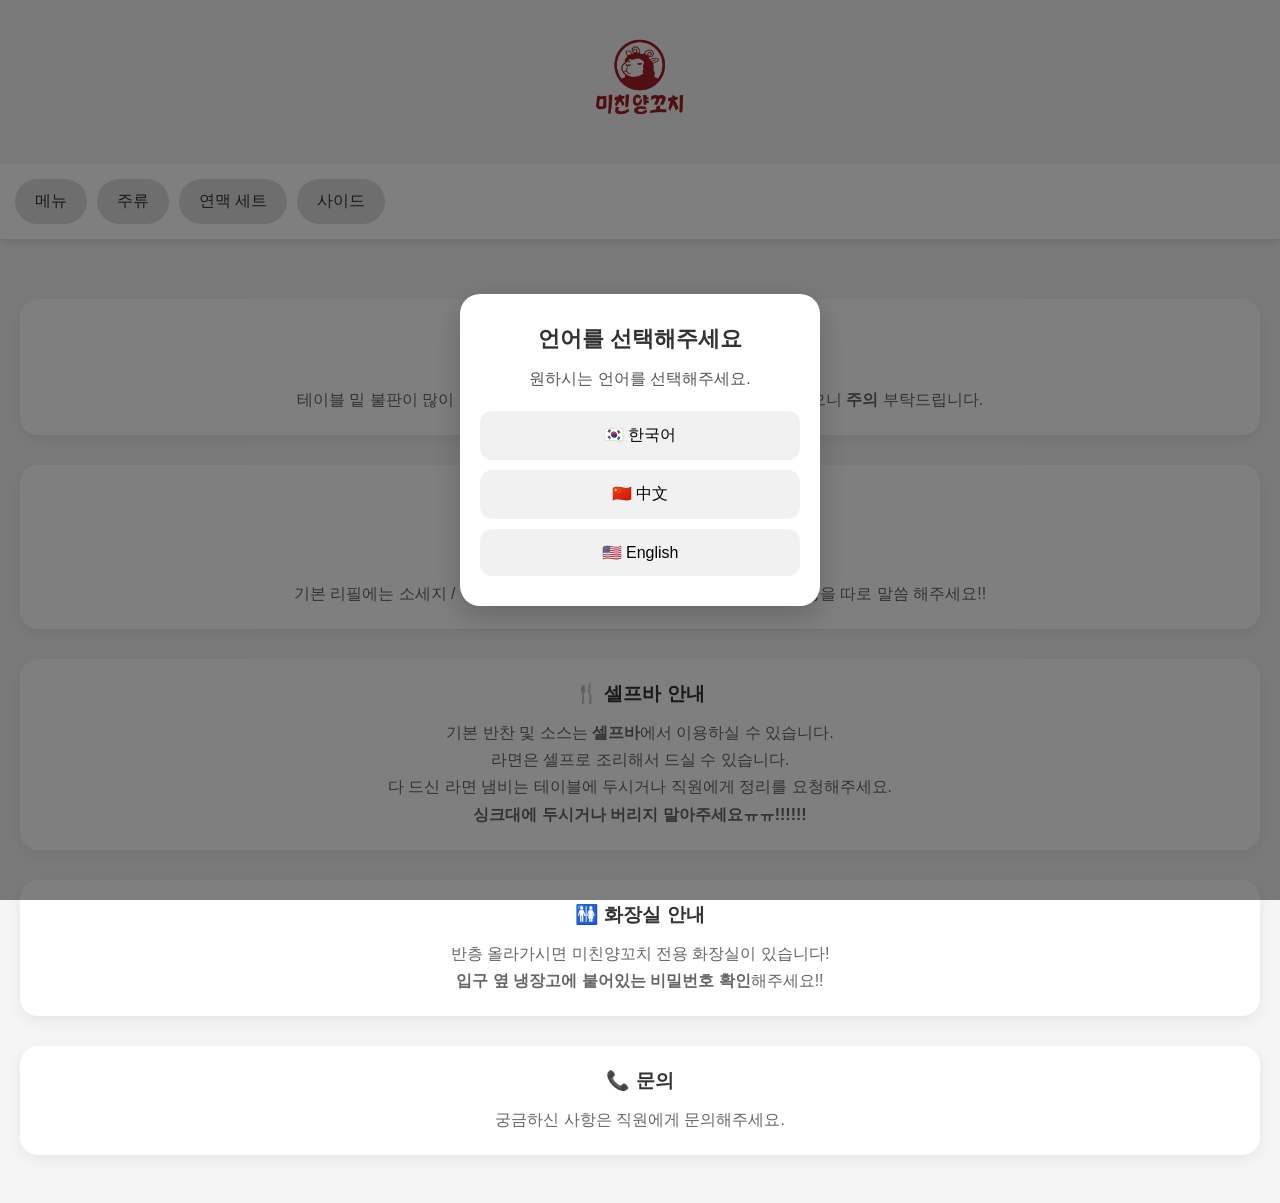
<file: index.html>
<!DOCTYPE html>
<html lang="ko">

<head>
    <meta charset="UTF-8">
    <meta name="viewport" content="width=device-width, initial-scale=1.0">

    <title>미양이네 주류</title>

    <meta http-equiv="refresh" content="0; url=main.html">
</head>

<body>
</body>

</html>
</file>
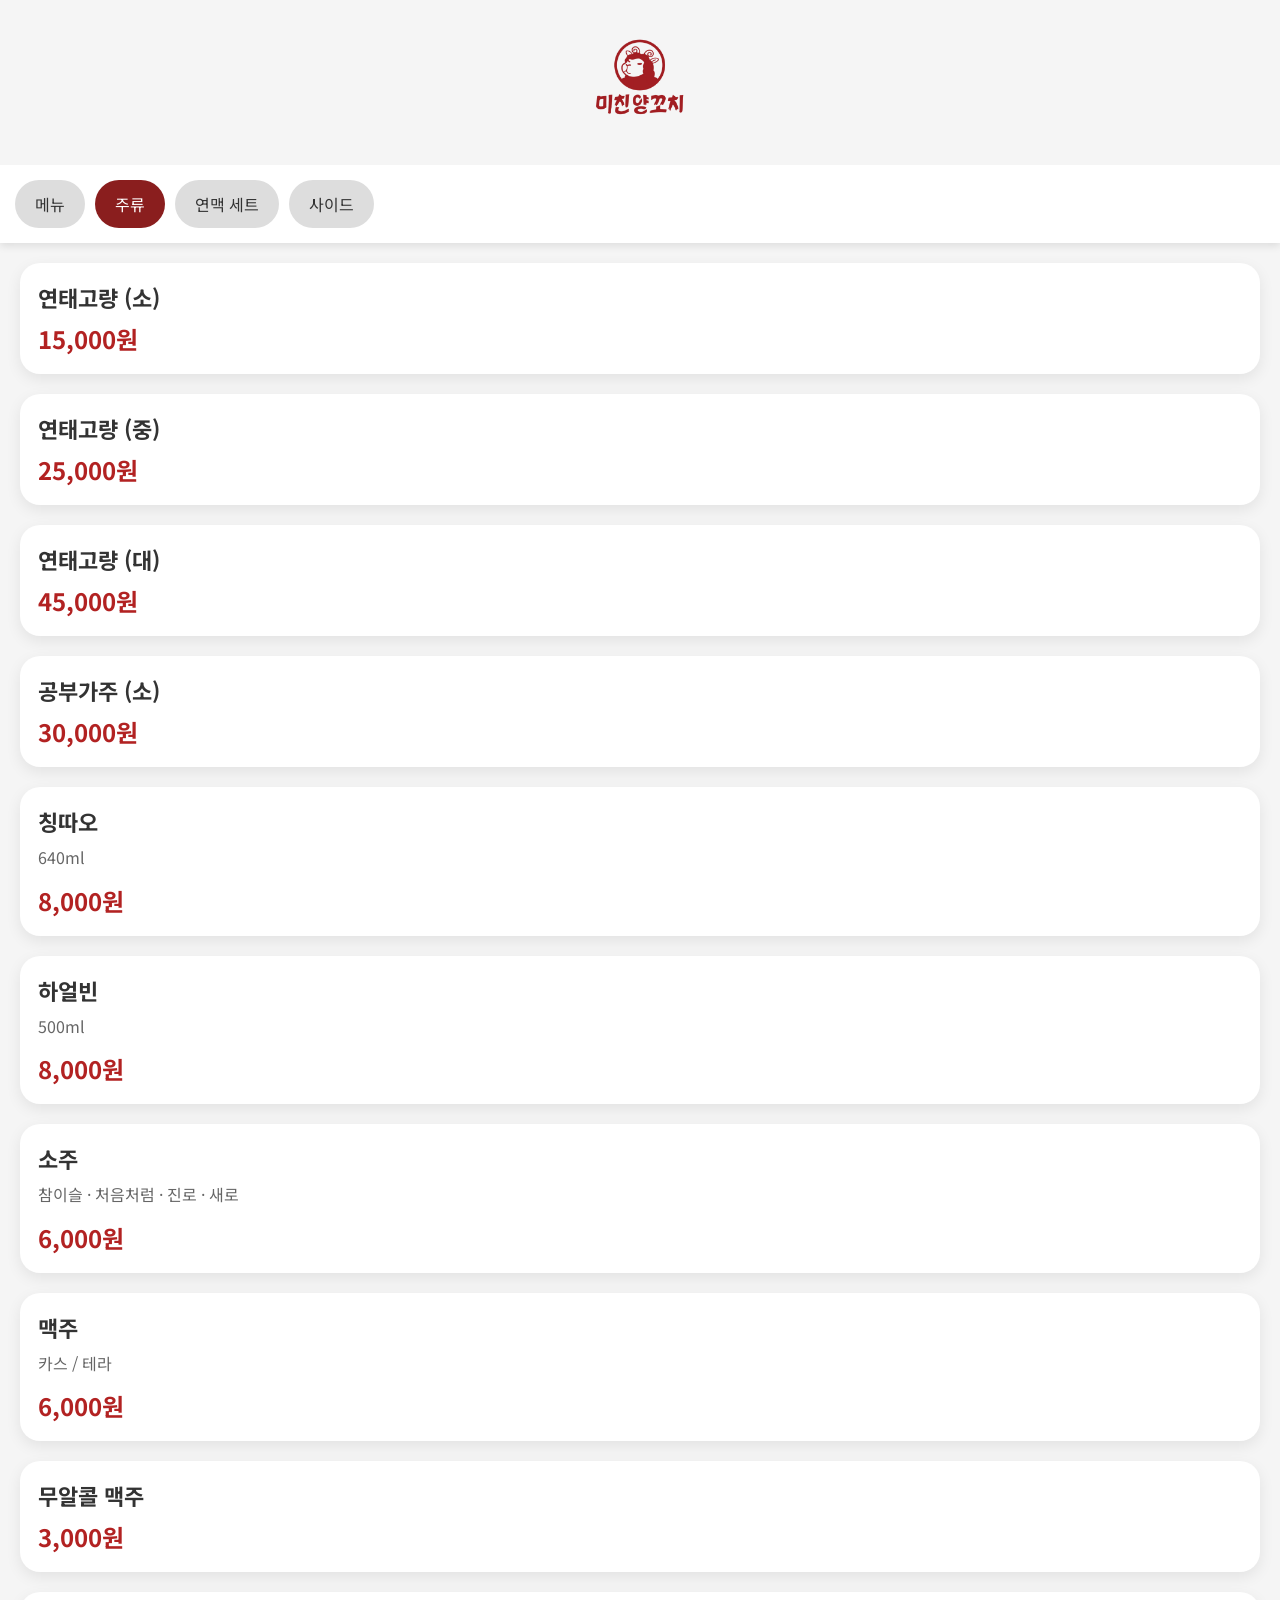
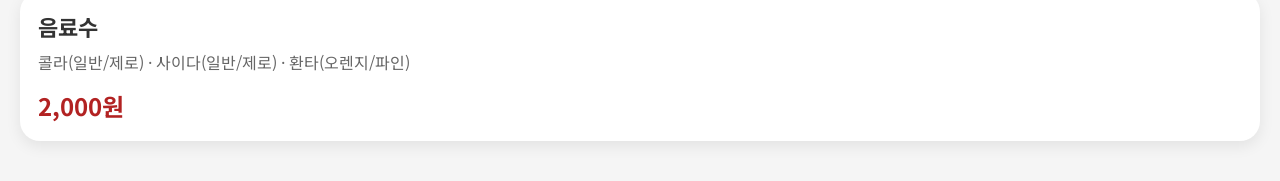
<file: liquor.html>
<!DOCTYPE html>
<html lang="ko">

<head>

    <meta charset="UTF-8">
    <meta name="viewport" content="width=device-width, initial-scale=1.0">

    <title>미양이네 - 주류</title>

    <link rel="stylesheet" href="style.css">

    <link rel="preconnect" href="https://fonts.googleapis.com">
    <link href="https://fonts.googleapis.com/css2?family=Noto+Sans+KR:wght@300;400;600;700&display=swap"
        rel="stylesheet">

</head>

<body>

    <!-- 로고 -->
    <header>
        <a href="main.html">
            <img src="image.png" class="logo">
        </a>
    </header>


    <!-- 카테고리 -->
    <div class="category">

        <a href="menu.html" data-i18n="menu">
            메뉴
        </a>

        <a href="liquor.html" class="active" data-i18n="liquor">
            주류
        </a>

        <a href="set.html" data-i18n="set">
            연맥 세트
        </a>

        <a href="side.html" data-i18n="side">
            사이드
        </a>

    </div>


    <!-- 주류 메뉴 -->
    <div class="menu">

        <!-- 연태고량 (소) -->
        <div class="card">

            <div class="info">

                <h2 data-i18n="yantai_small">
                    연태고량 (소)
                </h2>

                <span data-i18n="yantai_small_price">
                    15,000원
                </span>

            </div>

        </div>


        <!-- 연태고량 (중) -->
        <div class="card">

            <div class="info">

                <h2 data-i18n="yantai_medium">
                    연태고량 (중)
                </h2>

                <span data-i18n="yantai_medium_price">
                    25,000원
                </span>

            </div>

        </div>


        <!-- 연태고량 (대) -->
        <div class="card">

            <div class="info">

                <h2 data-i18n="yantai_large">
                    연태고량 (대)
                </h2>

                <span data-i18n="yantai_large_price">
                    45,000원
                </span>

            </div>

        </div>


        <!-- 공부가주 (소) -->
        <div class="card">

            <div class="info">

                <h2 data-i18n="gongbugaju_small">
                    공부가주 (소)
                </h2>

                <span data-i18n="gongbugaju_small_price">
                    30,000원
                </span>

            </div>

        </div>


        <!-- 칭따오 -->
        <div class="card">

            <div class="info">

                <h2 data-i18n="qingdao">
                    칭따오
                </h2>

                <p data-i18n="qingdao_size">
                    640ml
                </p>

                <span data-i18n="qingdao_price">
                    8,000원
                </span>

            </div>

        </div>


        <!-- 하얼빈 -->
        <div class="card">

            <div class="info">

                <h2 data-i18n="harbin">
                    하얼빈
                </h2>

                <p data-i18n="harbin_size">
                    500ml
                </p>

                <span data-i18n="harbin_price">
                    8,000원
                </span>

            </div>

        </div>


        <!-- 소주 -->
        <div class="card">

            <div class="info">

                <h2 data-i18n="soju">
                    소주
                </h2>

                <p data-i18n="soju_detail">
                    참이슬 · 처음처럼 · 진로 · 새로
                </p>

                <span data-i18n="soju_price">
                    6,000원
                </span>

            </div>

        </div>


        <!-- 맥주 -->
        <div class="card">

            <div class="info">

                <h2 data-i18n="beer">
                    맥주
                </h2>

                <p data-i18n="beer_detail">
                    카스 / 테라
                </p>

                <span data-i18n="beer_price">
                    6,000원
                </span>

            </div>

        </div>


        <!-- 무알콜 맥주 -->
        <div class="card">

            <div class="info">

                <h2 data-i18n="non_alcoholic_beer">
                    무알콜 맥주
                </h2>

                <span data-i18n="non_alcoholic_beer_price">
                    3,000원
                </span>

            </div>

        </div>


        <!-- 음료수 -->
        <div class="card">

            <div class="info">

                <h2 data-i18n="drinks">
                    음료수
                </h2>

                <p data-i18n="drinks_detail">
                    콜라(일반/제로) ·
                    사이다(일반/제로) ·
                    환타(오렌지/파인)
                </p>

                <span data-i18n="drinks_price">
                    2,000원
                </span>

            </div>

        </div>

    </div>


    <!-- JavaScript -->
    <script src="script.js"></script>

</body>

</html>
</file>
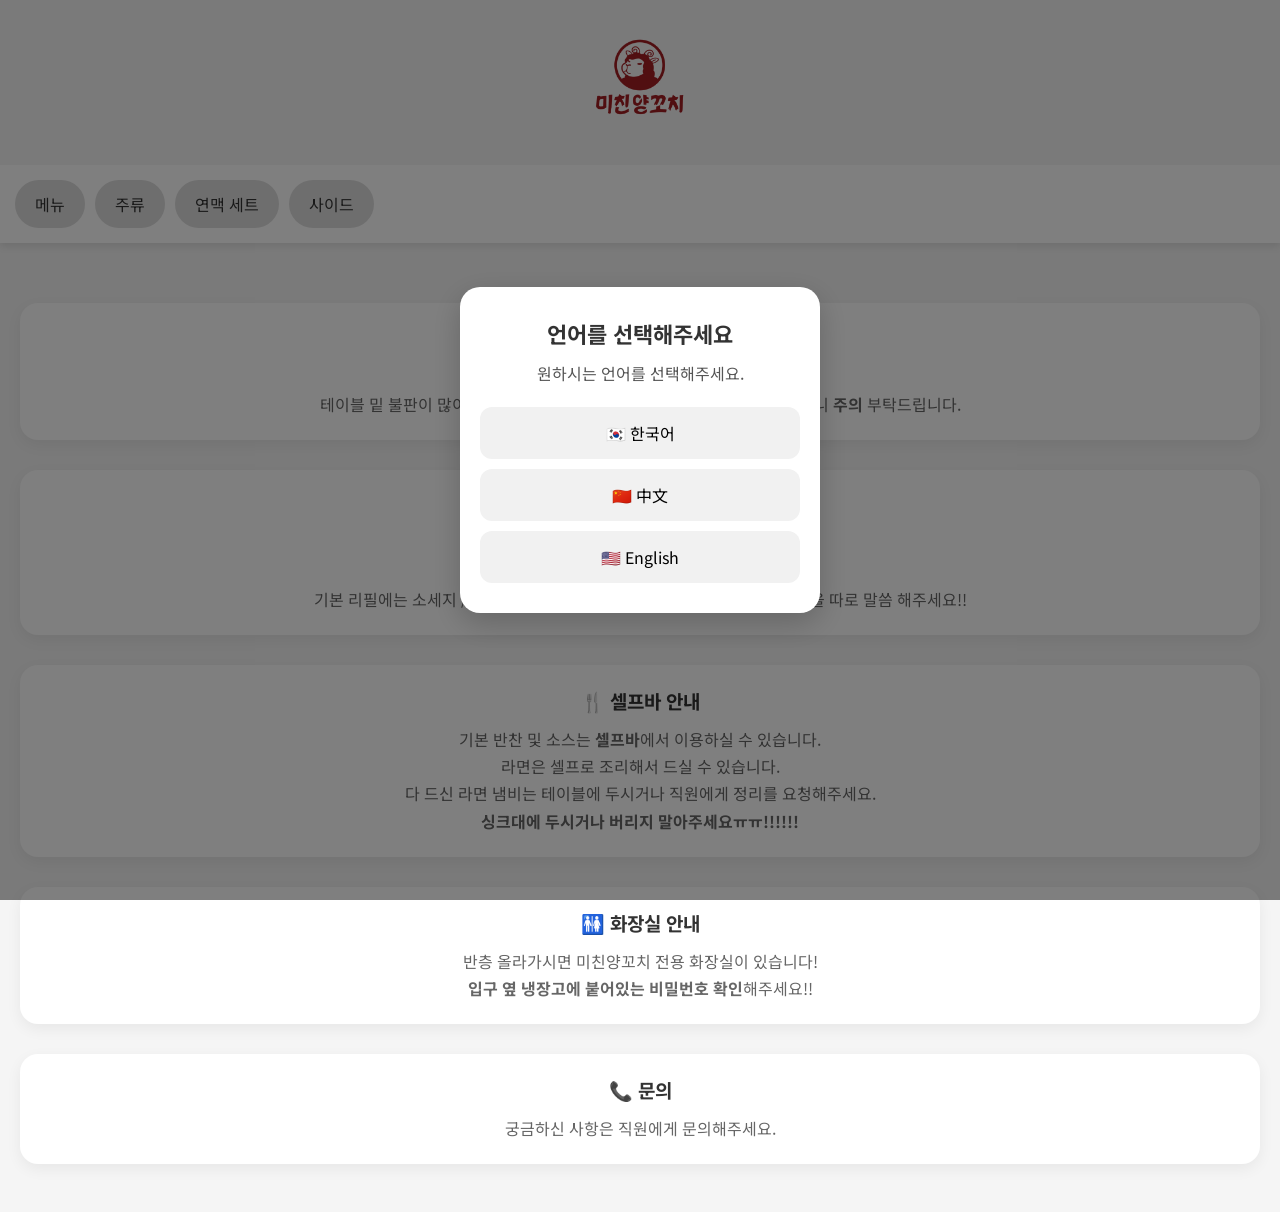
<file: main.html>
<!DOCTYPE html>
<html lang="ko">

<head>

    <meta charset="UTF-8">
    <meta name="viewport" content="width=device-width, initial-scale=1.0">

    <title>미양이네</title>

    <link rel="stylesheet" href="style.css">

    <link rel="preconnect" href="https://fonts.googleapis.com">
    <link href="https://fonts.googleapis.com/css2?family=Noto+Sans+KR:wght@300;400;600;700&display=swap"
        rel="stylesheet">

</head>

<body>

    <!-- 로고 -->
    <header>
        <a href="main.html">
            <img src="image.png" class="logo">
        </a>
    </header>


    <!-- 카테고리 -->
    <div class="category">

        <a href="menu.html" data-i18n="menu">
            메뉴
        </a>

        <a href="liquor.html" data-i18n="liquor">
            주류
        </a>

        <a href="set.html" data-i18n="set">
            연맥 세트
        </a>

        <a href="side.html" data-i18n="side">
            사이드
        </a>

    </div>


    <!-- 안내문 -->
    <main class="notice">

        <!-- 이용 안내 -->
        <section class="notice-box">

            <h2 data-i18n="usage_title">
                📌 이용 안내
            </h2>

            <p data-i18n="usage_text">
                기본 이용 시간은 <b>2시간</b> 입니다.<br>
                테이블 밑 불판이 많이 뜨겁습니다.
                다리를 깊게 넣으시면 화상 위험이 있으니
                <b>주의</b> 부탁드립니다.
            </p>

        </section>


        <!-- 리필 안내 -->
        <section class="notice-box">

            <h2 data-i18n="refill_title">
                🥩 리필 안내
            </h2>

            <p data-i18n="refill_text">
                리필을 원하실 경우 벨을 눌러 직원을 불러주세요!<br>
                리필은 고기 지정이 <b>불가능</b>합니다.<br>
                기본 리필에는 소세지 / 떡 / 새우 꼬치가 <b>포함되지 않습니다.</b>
                원하시는 수량을 따로 말씀 해주세요!!
            </p>

        </section>


        <!-- 셀프바 안내 -->
        <section class="notice-box">

            <h2 data-i18n="selfbar_title">
                🍴 셀프바 안내
            </h2>

            <p data-i18n="selfbar_text">
                기본 반찬 및 소스는 <b>셀프바</b>에서 이용하실 수 있습니다.<br>
                라면은 셀프로 조리해서 드실 수 있습니다.<br>
                다 드신 라면 냄비는 테이블에 두시거나
                직원에게 정리를 요청해주세요.<br>
                <b>싱크대에 두시거나 버리지 말아주세요ㅠㅠ!!!!!!</b>
            </p>

        </section>


        <!-- 화장실 안내 -->
        <section class="notice-box">

            <h2 data-i18n="bathroom_title">
                🚻 화장실 안내
            </h2>

            <p data-i18n="bathroom_text">
                반층 올라가시면 미친양꼬치 전용 화장실이 있습니다!<br>
                <b>입구 옆 냉장고에 붙어있는 비밀번호 확인</b>해주세요!!
            </p>

        </section>


        <!-- 문의 -->
        <section class="notice-box">

            <h2 data-i18n="contact_title">
                📞 문의
            </h2>

            <p data-i18n="contact_text">
                궁금하신 사항은 직원에게 문의해주세요.
            </p>

        </section>

    </main>


    <!-- 언어 선택 팝업 -->
    <div id="languageModal" class="modal">

        <div class="modal-box">

            <h2 data-i18n="language_title">
                언어를 선택해주세요
            </h2>

            <p data-i18n="language_text">
                원하시는 언어를 선택해주세요.
            </p>

            <div class="language-buttons">

                <button onclick="selectLanguage('ko')">
                    🇰🇷 한국어
                </button>

                <button onclick="selectLanguage('zh')">
                    🇨🇳 中文
                </button>

                <button onclick="selectLanguage('en')">
                    🇺🇸 English
                </button>

            </div>

        </div>

    </div>


    <!-- 주문 안내 팝업 -->
    <div id="orderModal" class="modal">

        <div class="modal-box order-box">

            <h2 id="orderTitle">
                📢 주문 안내
            </h2>

            <p id="orderText">
                주문은 직원을 불러주세요.
            </p>

            <button class="close-button" onclick="closeOrderModal()">
                확인
            </button>

        </div>

    </div>


    <!-- JavaScript -->
    <script src="script.js"></script>

</body>

</html>
</file>
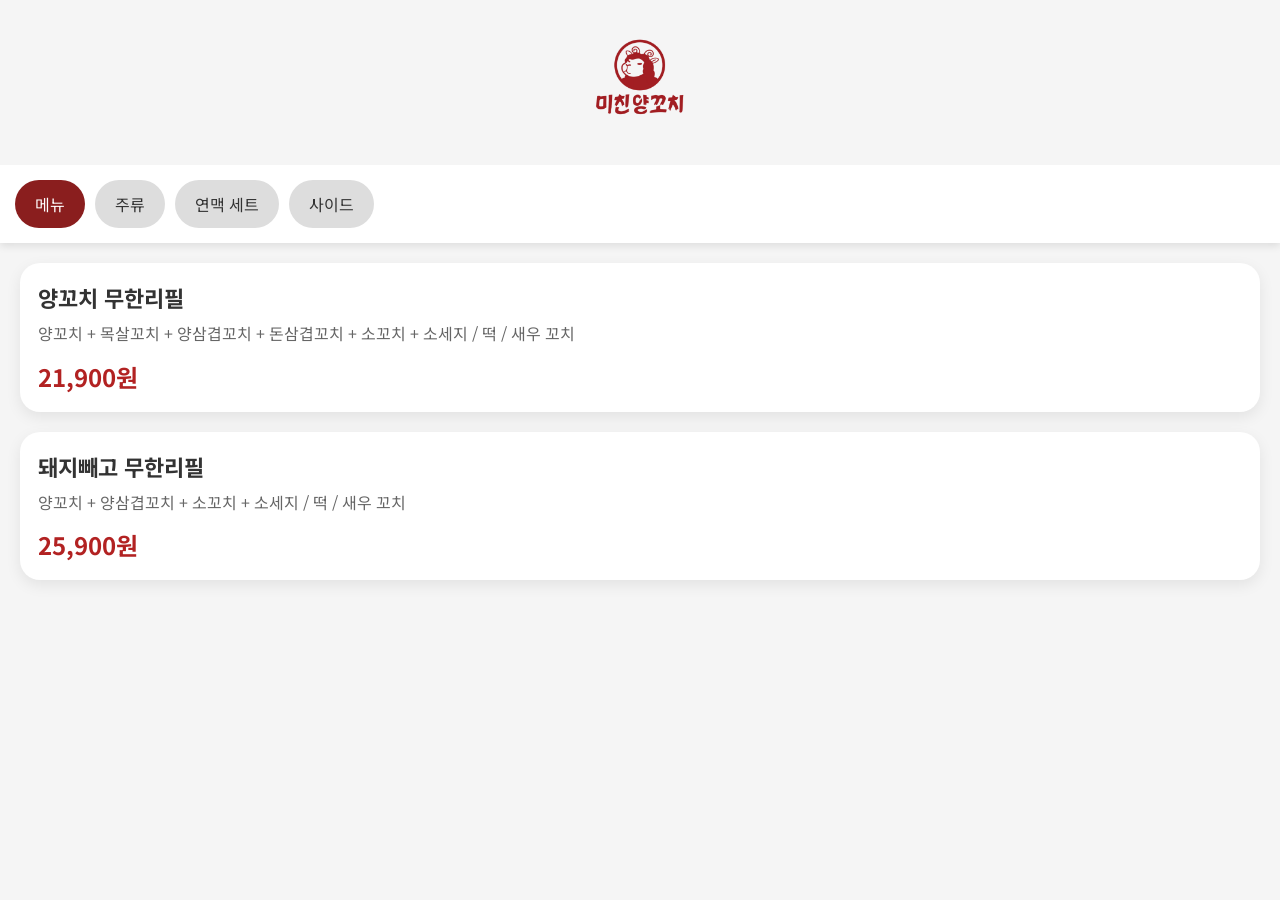
<file: menu.html>
<!DOCTYPE html>
<html lang="ko">

<head>

    <meta charset="UTF-8">
    <meta name="viewport" content="width=device-width, initial-scale=1.0">

    <title>미양이네 - 메뉴</title>

    <link rel="stylesheet" href="style.css">

    <link rel="preconnect" href="https://fonts.googleapis.com">
    <link href="https://fonts.googleapis.com/css2?family=Noto+Sans+KR:wght@300;400;600;700&display=swap"
        rel="stylesheet">

</head>

<body>

    <!-- 로고 -->
    <header>
        <a href="main.html">
            <img src="image.png" class="logo">
        </a>
    </header>


    <!-- 카테고리 -->
    <div class="category">

        <a href="menu.html" class="active" data-i18n="menu">
            메뉴
        </a>

        <a href="liquor.html" data-i18n="liquor">
            주류
        </a>

        <a href="set.html" data-i18n="set">
            연맥 세트
        </a>

        <a href="side.html" data-i18n="side">
            사이드
        </a>

    </div>


    <!-- 메뉴 -->
    <div class="menu">

        <!-- 양꼬치 무한리필 -->
        <div class="card">

            <div class="info">

                <h2 data-i18n="unlimited_lamb">
                    양꼬치 무한리필
                </h2>

                <p data-i18n="unlimited_lamb_text">
                    양꼬치 + 목살꼬치 + 양삼겹꼬치 + 돈삼겹꼬치 + 소꼬치 + 소세지 / 떡 / 새우 꼬치
                </p>

                <span data-i18n="unlimited_lamb_price">
                    21,900원
                </span>

            </div>

        </div>


        <!-- 돼지빼고 무한리필 -->
        <div class="card">

            <div class="info">

                <h2 data-i18n="no_pork_unlimited">
                    돼지빼고 무한리필
                </h2>

                <p data-i18n="no_pork_unlimited_text">
                    양꼬치 + 양삼겹꼬치 + 소꼬치 + 소세지 / 떡 / 새우 꼬치
                </p>

                <span data-i18n="no_pork_unlimited_price">
                    25,900원
                </span>

            </div>

        </div>

    </div>


    <!-- JavaScript -->
    <script src="script.js"></script>

</body>

</html>
</file>
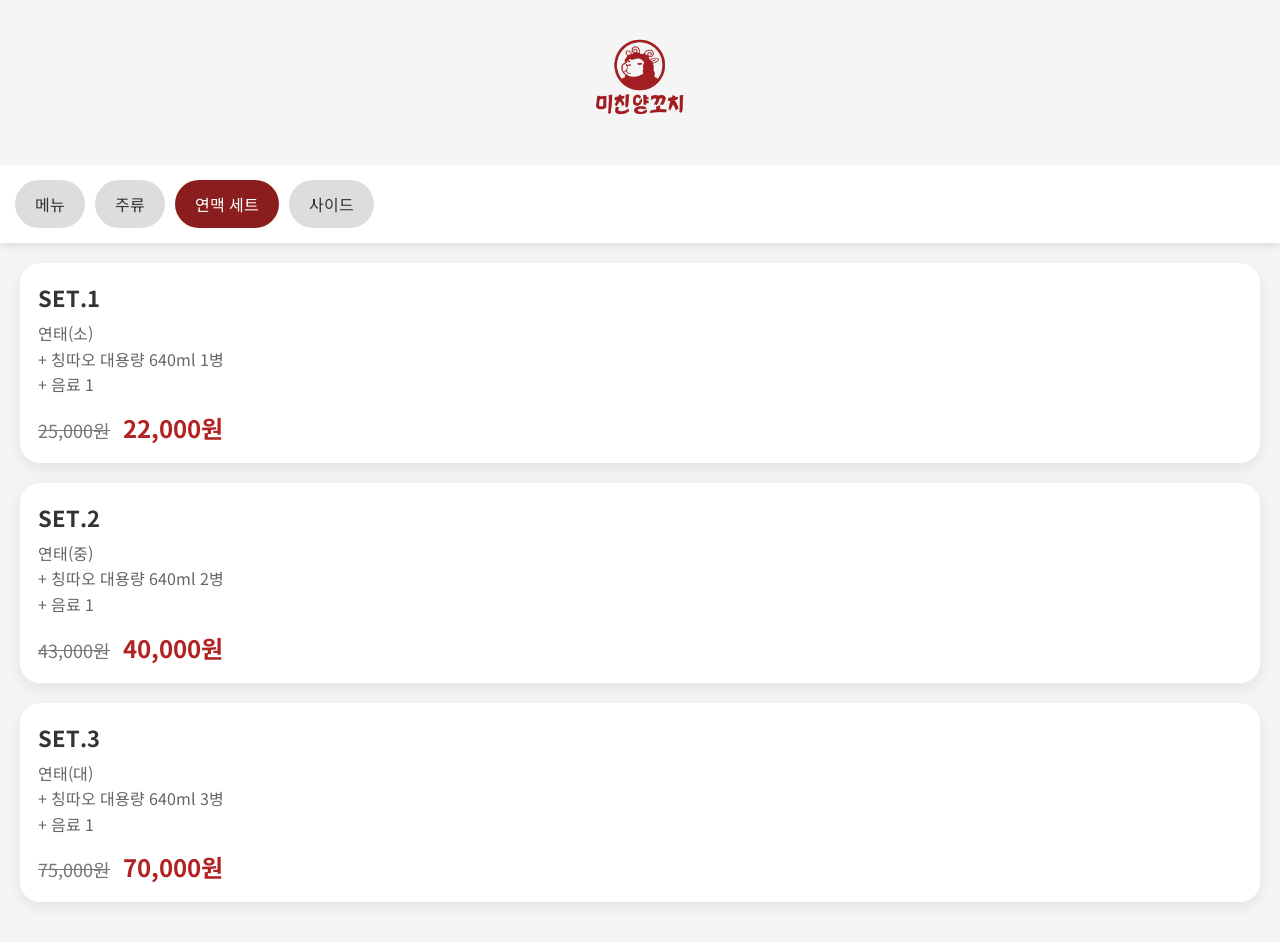
<file: set.html>
<!DOCTYPE html>
<html lang="ko">

<head>

    <meta charset="UTF-8">
    <meta name="viewport" content="width=device-width, initial-scale=1.0">

    <title>미양이네 - 연맥 세트</title>

    <link rel="stylesheet" href="style.css">

    <link rel="preconnect" href="https://fonts.googleapis.com">
    <link href="https://fonts.googleapis.com/css2?family=Noto+Sans+KR:wght@300;400;600;700&display=swap"
        rel="stylesheet">

</head>

<body>

    <!-- 로고 -->
    <header>
        <a href="main.html">
            <img src="image.png" class="logo">
        </a>
    </header>


    <!-- 카테고리 -->
    <div class="category">

        <a href="menu.html" data-i18n="menu">
            메뉴
        </a>

        <a href="liquor.html" data-i18n="liquor">
            주류
        </a>

        <a href="set.html" class="active" data-i18n="set">
            연맥 세트
        </a>

        <a href="side.html" data-i18n="side">
            사이드
        </a>

    </div>


    <!-- 연맥 세트 메뉴 -->
    <div class="menu">

        <!-- SET.1 -->
        <div class="card">

            <div class="info">

                <h2>SET.1</h2>

                <p data-i18n="set1_text">
                    연태(소)<br>
                    + 칭따오 대용량 640ml 1병<br>
                    + 음료 1
                </p>

                <span>
                    <del>25,000원</del>
                    <span data-i18n="set1_price">22,000원</span>
                </span>

            </div>

        </div>


        <!-- SET.2 -->
        <div class="card">

            <div class="info">

                <h2>SET.2</h2>

                <p data-i18n="set2_text">
                    연태(중)<br>
                    + 칭따오 대용량 640ml 2병<br>
                    + 음료 1
                </p>

                <span>
                    <del>43,000원</del>
                    <span data-i18n="set2_price">40,000원</span>
                </span>

            </div>

        </div>


        <!-- SET.3 -->
        <div class="card">

            <div class="info">

                <h2>SET.3</h2>

                <p data-i18n="set3_text">
                    연태(대)<br>
                    + 칭따오 대용량 640ml 3병<br>
                    + 음료 1
                </p>

                <span>
                    <del>75,000원</del>
                    <span data-i18n="set3_price">70,000원</span>
                </span>

            </div>

        </div>

    </div>


    <!-- JavaScript -->
    <script src="script.js"></script>

</body>

</html>
</file>
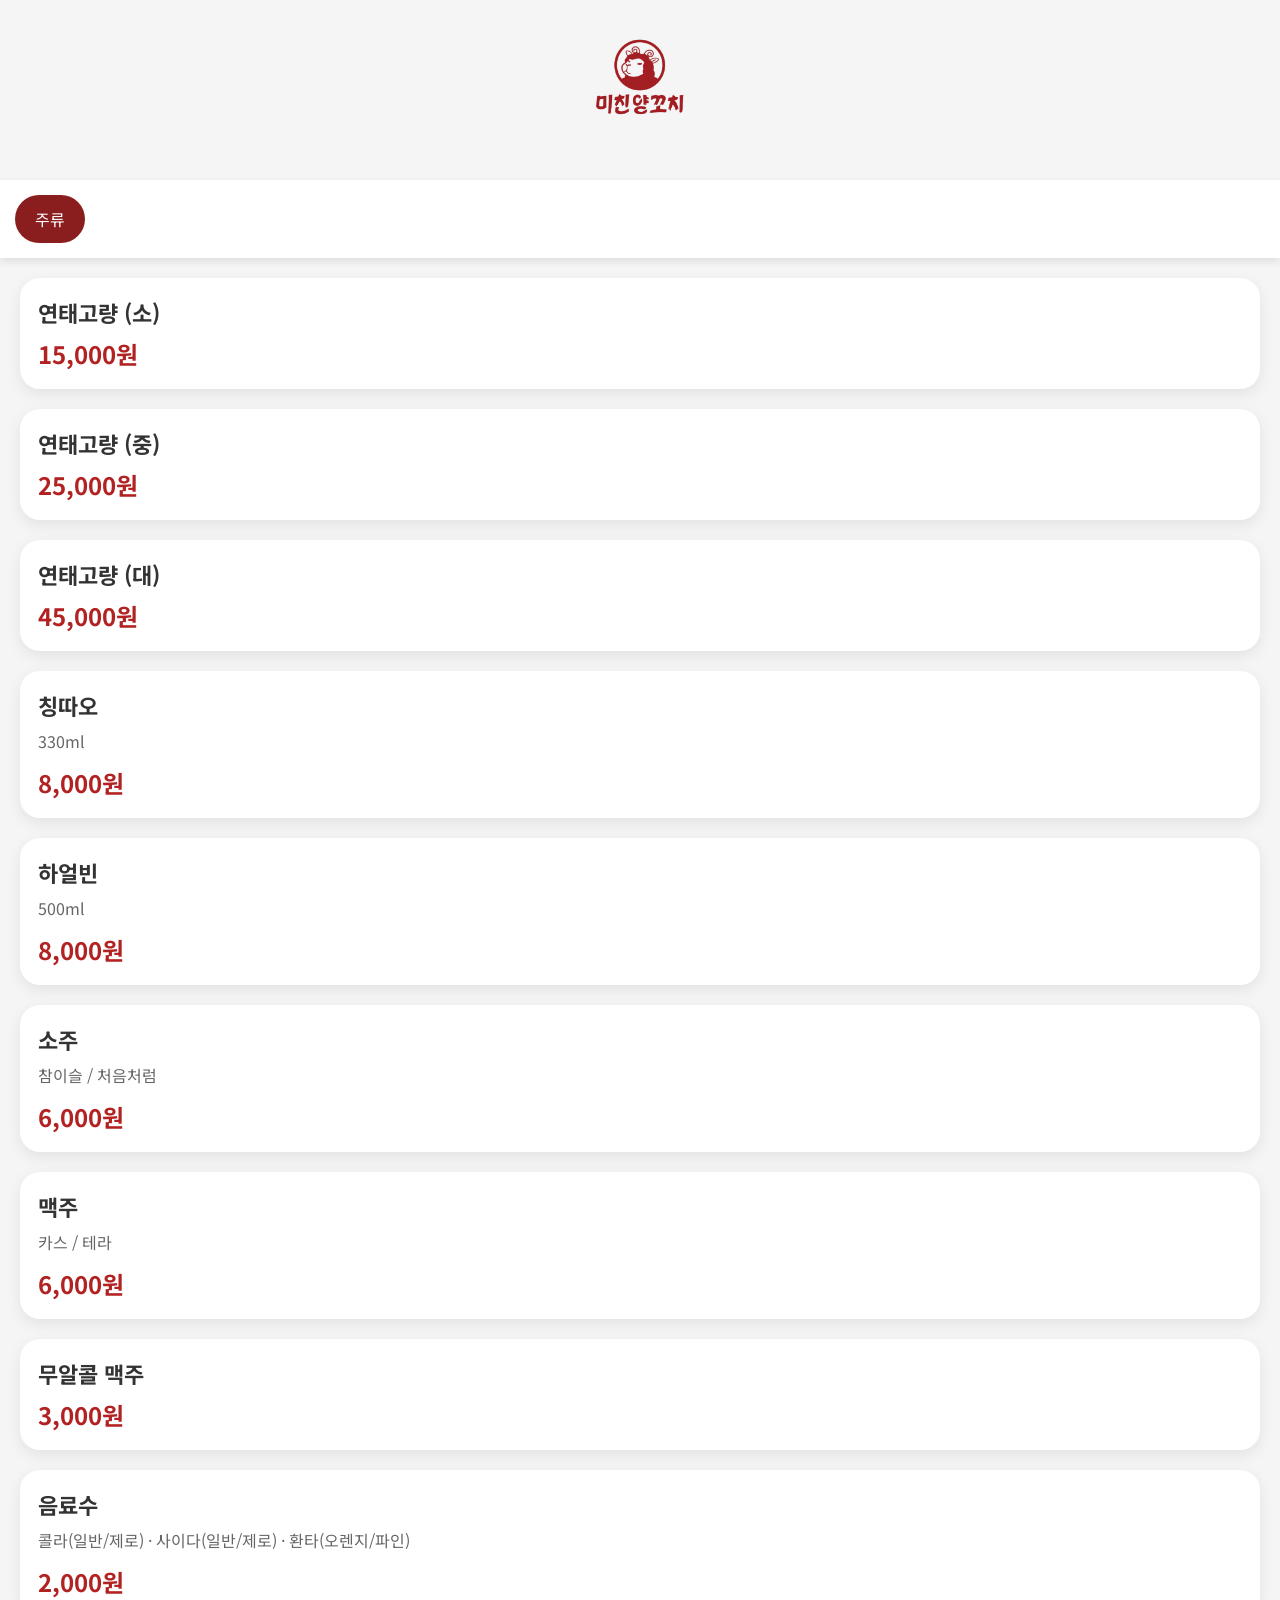
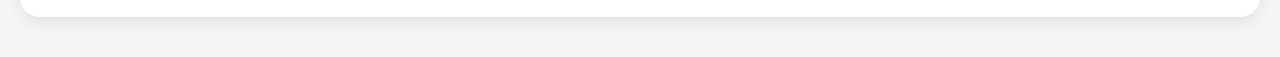
<file: menu/menu.html>
<!DOCTYPE html>
<html lang="ko">

<head>

<meta charset="UTF-8">
<meta name="viewport" content="width=device-width, initial-scale=1.0">

<title>미양이네 주류</title>

<link rel="stylesheet" href="style.css">

<link rel="preconnect" href="https://fonts.googleapis.com">
<link href="https://fonts.googleapis.com/css2?family=Noto+Sans+KR:wght@300;400;600;700&display=swap" rel="stylesheet">

</head>

<body>

<header>

    <img src="image.png" class="logo">


</header>



<div class="category">
    <button class="active">주류</button>
</div>



<div class="menu">

    <div class="card">

        <!--<img src="soju.jpg">-->

        <div class="info">

            <h2>연태고량 (소)</h2>

            <span>15,000원</span>

        </div>

    </div>





    <div class="card">

        <!--<img src="soju.jpg">-->

        <div class="info">

            <h2>연태고량 (중)</h2>

            <span>25,000원</span>

        </div>

    </div>

    <div class="card">

        <!--<img src="soju.jpg">-->

        <div class="info">

            <h2>연태고량 (대)</h2>

            <span>45,000원</span>

        </div>

    </div>



    <div class="card">

       <!--<img src="soju.jpg">-->

        <div class="info">

            <h2>칭따오</h2>

            <p>330ml</p>

            <span>8,000원</span>

        </div>

    </div>




    <div class="card">

        <!--<img src="soju.jpg">-->

        <div class="info">

            <h2>하얼빈</h2>

            <p>500ml</p>

            <span>8,000원</span>

        </div>

    </div>




    <div class="card">

        <!--<img src="soju.jpg">-->

        <div class="info">

            <h2>소주</h2>

            <p>참이슬 / 처음처럼</p>

            <span>6,000원</span>

        </div>

    </div>


    <div class="card">

        <!--<img src="soju.jpg">-->

        <div class="info">

            <h2>맥주</h2>

            <p>카스 / 테라</p>

            <span>6,000원</span>

        </div>

    </div>



    <div class="card">

        <!--<img src="soju.jpg">-->

        <div class="info">

            <h2>무알콜 맥주</h2>

            <span>3,000원</span>

        </div>

    </div>


    <div class="card">

        <!--<img src="soju.jpg">-->

        <div class="info">

            <h2>음료수</h2>

            <p>콜라(일반/제로) · 사이다(일반/제로) · 환타(오렌지/파인)</p>

            <span>2,000원</span>

        </div>

    </div>

</div>

</body>

</html>
</file>
<file: style.css>
* {
    margin: 0;
    padding: 0;
    box-sizing: border-box;
    font-family: 'Noto Sans KR', sans-serif;
}


body {
    background: #f5f5f5;
    color: #333;
}


/* =========================
   HEADER
========================= */

header {
    padding: 35px 20px;
    text-align: center;
    background: #f5f5f5;

    /* 스크롤해도 로고가 위에 유지 */
    position: sticky;
    top: 0;
    z-index: 1000;
}


.logo {
    width: 90px;
}


/* =========================
   CATEGORY
========================= */

.category {

    display: flex;

    overflow: auto;

    padding: 15px;

    gap: 10px;

    background: white;

    box-shadow: 0 3px 8px rgba(0, 0, 0, .1);
}


/* 카테고리 버튼 */

.category a {

    border: none;

    background: #ddd;

    padding: 12px 20px;

    border-radius: 30px;

    font-size: 16px;

    cursor: pointer;

    white-space: nowrap;

    text-decoration: none;

    color: #333;

}


/* 현재 선택된 카테고리 */

.category a.active {

    background: #8A1E1E;

    color: white;

}


/* =========================
   MENU
========================= */

.menu {

    padding: 20px;

}


/* =========================
   MENU CARD
========================= */

.card {

    display: flex;

    background: white;

    border-radius: 20px;

    overflow: hidden;

    margin-bottom: 20px;

    box-shadow: 0 5px 15px rgba(0, 0, 0, .08);

    transition: .3s;

}


.card:hover {

    transform: translateY(-5px);

}


/* 메뉴 이미지 */

.card img {

    width: 130px;

    height: 130px;

    object-fit: cover;

}


/* =========================
   MENU INFO
========================= */

.info {

    padding: 18px;

    display: flex;

    flex-direction: column;

    justify-content: center;

}


/* 메뉴 이름 */

.info h2 {

    font-size: 22px;

    margin-bottom: 8px;

}


/* 메뉴 설명 */

.info p {

    color: #666;

    margin-bottom: 12px;

    line-height: 1.6;

}


/* 가격 */

.info span {

    font-size: 24px;

    font-weight: bold;

    color: #B22222;

}


/* 기존 가격 */

.info span del {

    color: #777;

    font-size: 18px;

    font-weight: normal;

    margin-right: 6px;

}


/* =========================
   FOOTER
========================= */

footer {

    padding: 30px;

    text-align: center;

    color: #777;

}

/* MAIN 안내문 */

.notice {
    padding: 30px 20px;
    text-align: center;
}

.notice h1 {
    font-size: 24px;
    margin-bottom: 15px;
}

.intro {
    color: #666;
    line-height: 1.7;
    margin-bottom: 100px;
}

.notice-box {
    background: white;
    border-radius: 18px;
    padding: 22px;
    margin-top: 30px;
    margin-bottom: 18px;
    box-shadow: 0 5px 15px rgba(0, 0, 0, .06);
}

.notice-box h2 {
    font-size: 19px;
    margin-bottom: 12px;
}

.notice-box p {
    color: #666;
    line-height: 1.7;
}


@media (max-width: 600px) {

    .category {
        padding: 10px;
        gap: 8px;
        overflow-x: auto;
    }

    .category a {
        padding: 10px 16px;
        font-size: 14px;
        flex-shrink: 0;
    }

    .notice {
        padding: 25px 15px;
    }

    .notice-box {
        background: white;
        border-radius: 15px;
        padding: 18px;
        margin-bottom: 15px;
    }

    .notice-box h2 {
        font-size: 19px;
        margin-bottom: 12px;
    }

    .notice-box p {
        font-size: 14px;
        line-height: 1.7;
        word-break: keep-all;
    }
}/* =========================
   POPUP
========================= */

.modal {
    display: none;

    position: fixed;
    top: 0;
    left: 0;

    width: 100%;
    height: 100%;

    background: rgba(0, 0, 0, 0.5);

    justify-content: center;
    align-items: center;

    padding: 20px;

    z-index: 9999;
}


.modal-box {
    width: 100%;
    max-width: 360px;

    background: white;

    border-radius: 20px;

    padding: 30px 20px;

    text-align: center;

    box-shadow: 0 10px 30px rgba(0, 0, 0, 0.2);
}


.modal-box h2 {
    font-size: 22px;

    margin-bottom: 12px;
}


.modal-box p {
    color: #555;

    line-height: 1.6;

    margin-bottom: 20px;
}


/* 언어 선택 버튼 */

.language-buttons {
    display: flex;

    flex-direction: column;

    gap: 10px;
}


.language-buttons button {
    width: 100%;

    border: none;

    background: #f1f1f1;

    padding: 14px;

    border-radius: 12px;

    font-size: 16px;

    cursor: pointer;
}


.language-buttons button:hover {
    background: #8A1E1E;

    color: white;
}


/* 주문 팝업 확인 버튼 */

.close-button {
    width: 100%;

    border: none;

    background: #8A1E1E;

    color: white;

    padding: 13px;

    border-radius: 12px;

    font-size: 16px;

    cursor: pointer;
}


/* 모바일 */

@media (max-width: 600px) {

    .modal {
        padding: 20px;
    }

    .modal-box {
        max-width: 330px;

        padding: 25px 18px;

        border-radius: 18px;
    }

    .modal-box h2 {
        font-size: 20px;
    }

    .modal-box p {
        font-size: 14px;
    }

    .language-buttons button {
        padding: 13px;

        font-size: 15px;
    }

}/* =========================
   POPUP
========================= */

.modal {
    display: none;

    position: fixed;
    top: 0;
    left: 0;

    width: 100%;
    height: 100%;

    background: rgba(0, 0, 0, 0.5);

    justify-content: center;
    align-items: center;

    padding: 20px;

    z-index: 9999;
}


.modal-box {
    width: 100%;
    max-width: 360px;

    background: white;

    border-radius: 20px;

    padding: 30px 20px;

    text-align: center;

    box-shadow: 0 10px 30px rgba(0, 0, 0, 0.2);
}


.modal-box h2 {
    font-size: 22px;
    margin-bottom: 12px;
}


.modal-box p {
    color: #555;
    line-height: 1.6;
    margin-bottom: 20px;
}


/* 언어 선택 버튼 */

.language-buttons {
    display: flex;
    flex-direction: column;
    gap: 10px;
}


.language-buttons button {
    width: 100%;

    border: none;

    background: #f1f1f1;

    padding: 14px;

    border-radius: 12px;

    font-size: 16px;

    cursor: pointer;
}


.language-buttons button:hover {
    background: #8A1E1E;
    color: white;
}


/* 주문 팝업 확인 버튼 */

.close-button {
    width: 100%;

    border: none;

    background: #8A1E1E;

    color: white;

    padding: 13px;

    border-radius: 12px;

    font-size: 16px;

    cursor: pointer;
}


/* 모바일 */

@media (max-width: 600px) {

    .modal {
        padding: 20px;
    }

    .modal-box {
        max-width: 330px;
        padding: 25px 18px;
        border-radius: 18px;
    }

    .modal-box h2 {
        font-size: 20px;
    }

    .modal-box p {
        font-size: 14px;
    }

    .language-buttons button {
        padding: 13px;
        font-size: 15px;
    }

}
</file>
<file: menu/style.css>
*{

    margin:0;
    padding:0;
    box-sizing:border-box;
    font-family:'Noto Sans KR',sans-serif;
    
    }
    
    body{
    
    background:#f5f5f5;
    
    color:#333;
    
    }
    
    
    header{
    
    
    
    padding:35px 20px;
    
    text-align:center;
    
    color:white;
    
    }
    
    .logo{
    
    width:90px;
    
    margin-bottom:15px;
    
    }
    
    header h1{
    
    font-size:32px;
    
    }
    
    header p{
    
    margin-top:8px;
    
    opacity:.8;
    
    }
    
    
    
    .category{
    
    display:flex;
    
    overflow:auto;
    
    padding:15px;
    
    gap:10px;
    
    background:white;
    
    position:sticky;
    
    top:0;
    
    box-shadow:0 3px 8px rgba(0,0,0,.1);
    
    }
    
    .category button{
    
    border:none;
    
    background:#ddd;
    
    padding:12px 20px;
    
    border-radius:30px;
    
    font-size:16px;
    
    cursor:pointer;
    
    white-space:nowrap;
    
    }
    
    .category .active{
    
    background:#8A1E1E;
    
    color:white;
    
    }
    
    
    
    .menu{
    
    padding:20px;
    
    }
    
    
    
    .card{
    
    display:flex;
    
    background:white;
    
    border-radius:20px;
    
    overflow:hidden;
    
    margin-bottom:20px;
    
    box-shadow:0 5px 15px rgba(0,0,0,.08);
    
    transition:.3s;
    
    }
    
    .card:hover{
    
    transform:translateY(-5px);
    
    }
    
    
    
    .card img{
    
    width:130px;
    
    height:130px;
    
    object-fit:cover;
    
    }
    
    
    
    .info{
    
    padding:18px;
    
    display:flex;
    
    flex-direction:column;
    
    justify-content:center;
    
    }
    
    
    
    .info h2{
    
    font-size:22px;
    
    margin-bottom:8px;
    
    }
    
    
    
    .info p{
    
    color:#666;
    
    margin-bottom:12px;
    
    }
    
    
    
    .info span{
    
    font-size:24px;
    
    font-weight:bold;
    
    color:#B22222;
    
    }
    
    
    
    footer{
    
    padding:30px;
    
    text-align:center;
    
    color:#777;
    
    }
</file>
